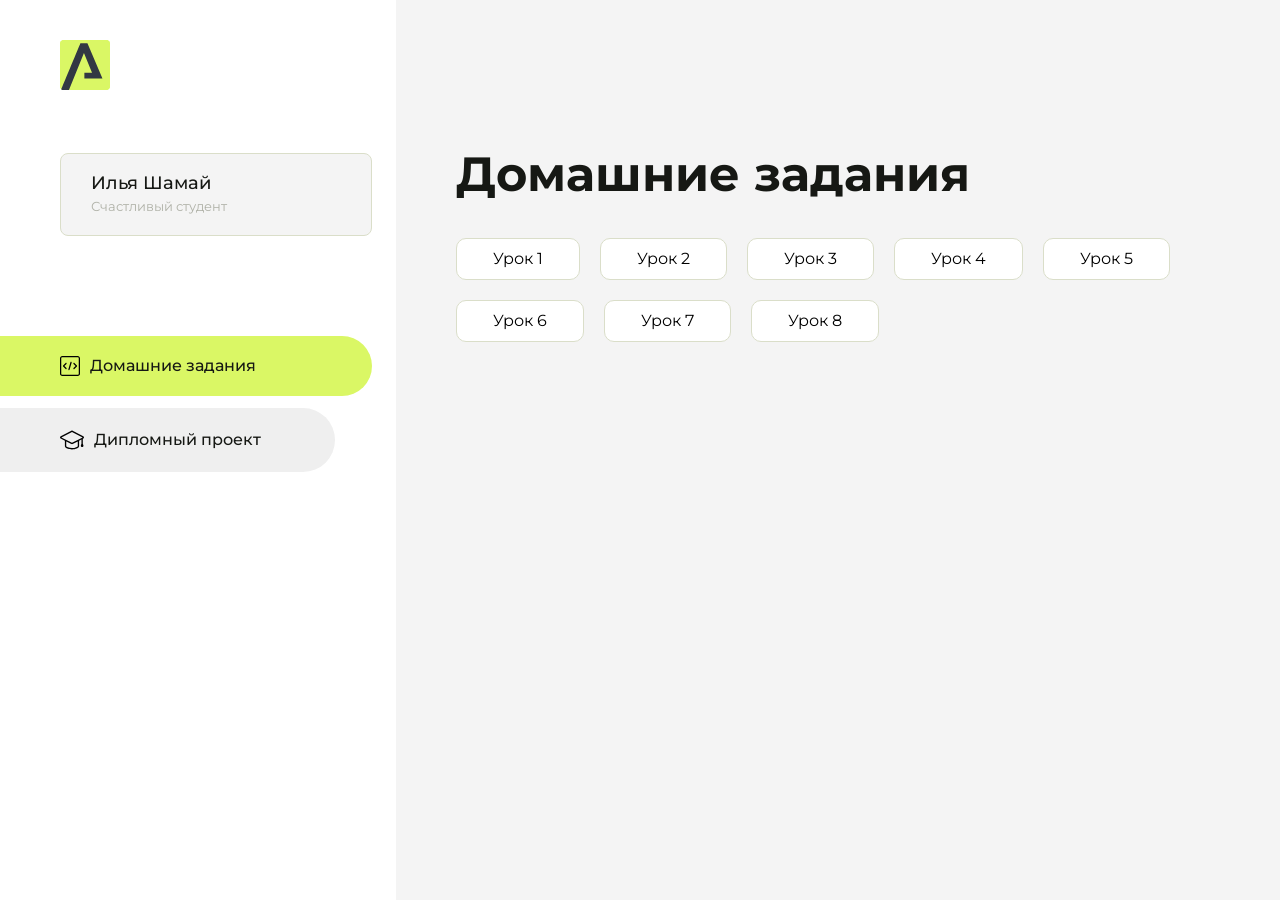
<file: index.html>
<!DOCTYPE html>
<html lang="en">
<head>
    <meta charset="UTF-8">
    <meta name="viewport" content="width=device-width, initial-scale=1.0">
    <title>Домашняя работа</title>
    <link rel="shortcut icon" href="src/logo.ico" type="image/x-icon">
    <link rel="preconnect" href="https://fonts.googleapis.com">
    <link rel="preconnect" href="https://fonts.gstatic.com" crossorigin>
    <link href="https://fonts.googleapis.com/css2?family=Montserrat:wght@400;500;700&family=Rubik:wght@500&display=swap"
          rel="stylesheet">
    <link rel="stylesheet" href="src/style.css">
</head>
<body id="body">
<div class="overlay" id="overlay"></div>
<div class="layout">
    <div class="burger" id="burger">
        <svg viewBox="0 0 24 24" fill="none" xmlns="http://www.w3.org/2000/svg">
            <g id="SVGRepo_bgCarrier" stroke-width="0"></g>
            <g id="SVGRepo_tracerCarrier" stroke-linecap="round" stroke-linejoin="round"></g>
            <g id="SVGRepo_iconCarrier">
                <path d="M4 18L20 18" stroke="#DAF765" stroke-width="2" stroke-linecap="round"></path>
                <path d="M4 12L20 12" stroke="#DAF765" stroke-width="2" stroke-linecap="round"></path>
                <path d="M4 6L20 6" stroke="#DAF765" stroke-width="2" stroke-linecap="round"></path>
            </g>
        </svg>
    </div>
    <aside class="sidebar" id="sidebar">
        <div class="sidebar__inner">
            <div class="logo">
                <svg width="50" height="50" viewBox="0 0 50 50" fill="none" xmlns="http://www.w3.org/2000/svg">
                    <g clip-path="url(#clip0_513_74730)">
                        <path d="M46.17 -0.257004H3.83C1.57281 -0.257004 -0.257 1.57281 -0.257 3.83V46.17C-0.257 48.4272 1.57281 50.257 3.83 50.257H46.17C48.4272 50.257 50.257 48.4272 50.257 46.17V3.83C50.257 1.57281 48.4272 -0.257004 46.17 -0.257004Z"
                              fill="#DAF765"/>
                        <path d="M24.375 38.4H42.461L27.441 3.1585H20.4355C20.4355 3.1585 6.7895 35.881 1.1945 49.294C2.015 50.0275 3.0945 50.257 3.6945 50.257H8.8445L23.954 13.07L32.0465 32.8285H24.375V38.4Z"
                              fill="#323843"/>
                    </g>
                    <defs>
                        <clipPath id="clip0_513_74730">
                            <rect width="50" height="50" fill="white"/>
                        </clipPath>
                    </defs>
                </svg>
            </div>
            <div class="sidebar__user">
                <div class="sidebar__name">Илья Шамай</div>
                <div class="sidebar__text">Счастливый студент</div>
            </div>
            <div class="sidebar__tabs">
                <div class="sidebar__item">
                    <button class="sidebar__button active" id="tasks">
                        <svg xmlns="http://www.w3.org/2000/svg" width="20" height="20" viewBox="0 0 20 20" fill="none">
                            <g clip-path="url(#clip0_704_74543)">
                                <path d="M17.7083 20H2.29167C1.0275 20 0 18.9725 0 17.7083V2.29167C0 1.0275 1.0275 0 2.29167 0H17.7083C18.9725 0 20 1.0275 20 2.29167V17.7083C20 18.9725 18.9725 20 17.7083 20ZM2.29167 1.25C1.7175 1.25 1.25 1.7175 1.25 2.29167V17.7083C1.25 18.2825 1.7175 18.75 2.29167 18.75H17.7083C18.2825 18.75 18.75 18.2825 18.75 17.7083V2.29167C18.75 1.7175 18.2825 1.25 17.7083 1.25H2.29167Z"
                                      fill="black"/>
                                <path d="M6.04167 13.125C5.88167 13.125 5.72167 13.0642 5.6 12.9417L3.1 10.4417C2.85583 10.1975 2.85583 9.80167 3.1 9.5575L5.6 7.0575C5.84417 6.81333 6.24 6.81333 6.48417 7.0575C6.72833 7.30167 6.72833 7.6975 6.48417 7.94167L4.42583 10L6.48417 12.0583C6.72833 12.3025 6.72833 12.6983 6.48417 12.9425C6.36167 13.0642 6.20167 13.125 6.04167 13.125Z"
                                      fill="black"/>
                                <path d="M8.95833 14.1667C8.9 14.1667 8.84 14.1583 8.78167 14.1417C8.45083 14.0442 8.26083 13.6967 8.35833 13.3658L10.4417 6.28251C10.5392 5.95084 10.8892 5.76417 11.2175 5.85917C11.5483 5.95667 11.7383 6.30417 11.6408 6.63501L9.5575 13.7183C9.47833 13.9908 9.22833 14.1667 8.95833 14.1667Z"
                                      fill="black"/>
                                <path d="M13.9583 13.125C13.7983 13.125 13.6383 13.0642 13.5167 12.9417C13.2725 12.6975 13.2725 12.3017 13.5167 12.0575L15.575 9.99916L13.5167 7.94083C13.2725 7.69666 13.2725 7.30083 13.5167 7.05666C13.7608 6.81249 14.1567 6.81249 14.4008 7.05666L16.9008 9.55666C17.145 9.80083 17.145 10.1967 16.9008 10.4408L14.4008 12.9408C14.2783 13.0642 14.1183 13.125 13.9583 13.125Z"
                                      fill="black"/>
                            </g>
                            <defs>
                                <clipPath id="clip0_704_74543">
                                    <rect width="20" height="20" fill="white"/>
                                </clipPath>
                            </defs>
                        </svg>
                        <span>Домашние задания</span></button>
                </div>
                <div class="sidebar__item">
                    <button class="sidebar__button" id="diplom">
                        <svg xmlns="http://www.w3.org/2000/svg" width="24" height="24" viewBox="0 0 24 24" fill="none">
                            <g clip-path="url(#clip0_704_74553)">
                                <path d="M23.2628 10.5971C23.7176 10.365 24 9.90375 24 9.39337C24 8.883 23.7176 8.42175 23.2628 8.18962L12.6135 2.75362C12.2291 2.55824 11.7705 2.55787 11.3854 2.75399L0.736875 8.19C0.282375 8.42175 0 8.883 0 9.39337C0 9.90375 0.282375 10.365 0.736875 10.5971L4.89038 12.7177V18.2074C4.89038 19.8154 8.412 21.393 12 21.393C15.5884 21.393 19.1096 19.815 19.1096 18.2074V12.7174L21.4609 11.517V15.8017L20.901 17.2305C20.7409 17.6389 20.7934 18.0994 21.0405 18.4616C21.2876 18.8246 21.6979 19.041 22.1366 19.041C22.5754 19.041 22.9852 18.8246 23.2324 18.462C23.4795 18.099 23.532 17.6385 23.3719 17.2301L22.8124 15.8021V10.827L23.2628 10.5971ZM17.7623 18.1721C17.6198 18.6375 15.3491 20.0419 12 20.0419C8.65088 20.0419 6.38025 18.6375 6.2415 18.2074V12.3037L6.23887 12.3019C6.23812 12.057 6.1065 11.8207 5.87325 11.7019L1.3515 9.39337L12 3.95737L22.6489 9.39337L12 14.8294L5.87325 11.7019C5.54063 11.5331 4.6695 11.6674 4.5 12C4.33012 12.3322 4.55813 12.5479 4.89038 12.7177L11.3857 16.0331C11.5781 16.1314 11.7889 16.1805 12 16.1805C12.2107 16.1805 12.4222 16.1314 12.6146 16.0331L17.7593 13.407L17.7623 18.1721Z"
                                      fill="black"/>
                            </g>
                            <defs>
                                <clipPath id="clip0_704_74553">
                                    <rect width="24" height="24" fill="white"/>
                                </clipPath>
                            </defs>
                        </svg>
                        <span>Дипломный проект</span></button>
                </div>
            </div>
        </div>

    </aside>
    <div class="content">
        <div class="container">
            <div class="content__block" id="tasksBlock">
                <div class="content__title">Домашние задания</div>
                <ul class="content__list">
                    <li class="content__list-item">
                        <a href="Arocen/index.html">Урок 1</a>
                    </li>
                     <li class="content__list-item">
                        <a href="Domashka2/index.html">Урок 2</a>
                    </li>
                    <li class="content__list-item">
                        <a href="Domashka3/index.html">Урок 3</a>
                        <li class="content__list-item">
                        <a href="Domashka4/index.html">Урок 4</a>
                        </li>
                    <li class="content__list-item">
                        <a href="fit-studio/article.html">Урок 5</a>
                    </li>
                    <li class="content__list-item">
                        <a href="Domashka6/index.html">Урок 6</a>
                    </li>
                    <li class="content__list-item">
                        <a href="fit-studio1/article.html">Урок 7</a>
                    </li>
                    <li class="content__list-item">
                        <a href="#">Урок 8</a>
                    </li>
                </ul>
            </div>
            <div class="content__block hidden" id="diplomBlock">
                <div class="content__title">Дипломный проект</div>
                <div class="content__list-diplom">
                    <a href="ПАПКА-С-НОМЕРОМ-УРОКА">Ссылка на ДЗ</a>
                </div>
                <div class="content__decor">
                    <div class="content__decor-text">Давай проверим, чему ты научился!</div>
                    <div class="content__decor-img">
                        <img src="src/decor.png" alt="decor">
                    </div>
                </div>
            </div>
        </div>
    </div>
</div>
<script src="src/index.js"></script>
</body>
</html>
</file>
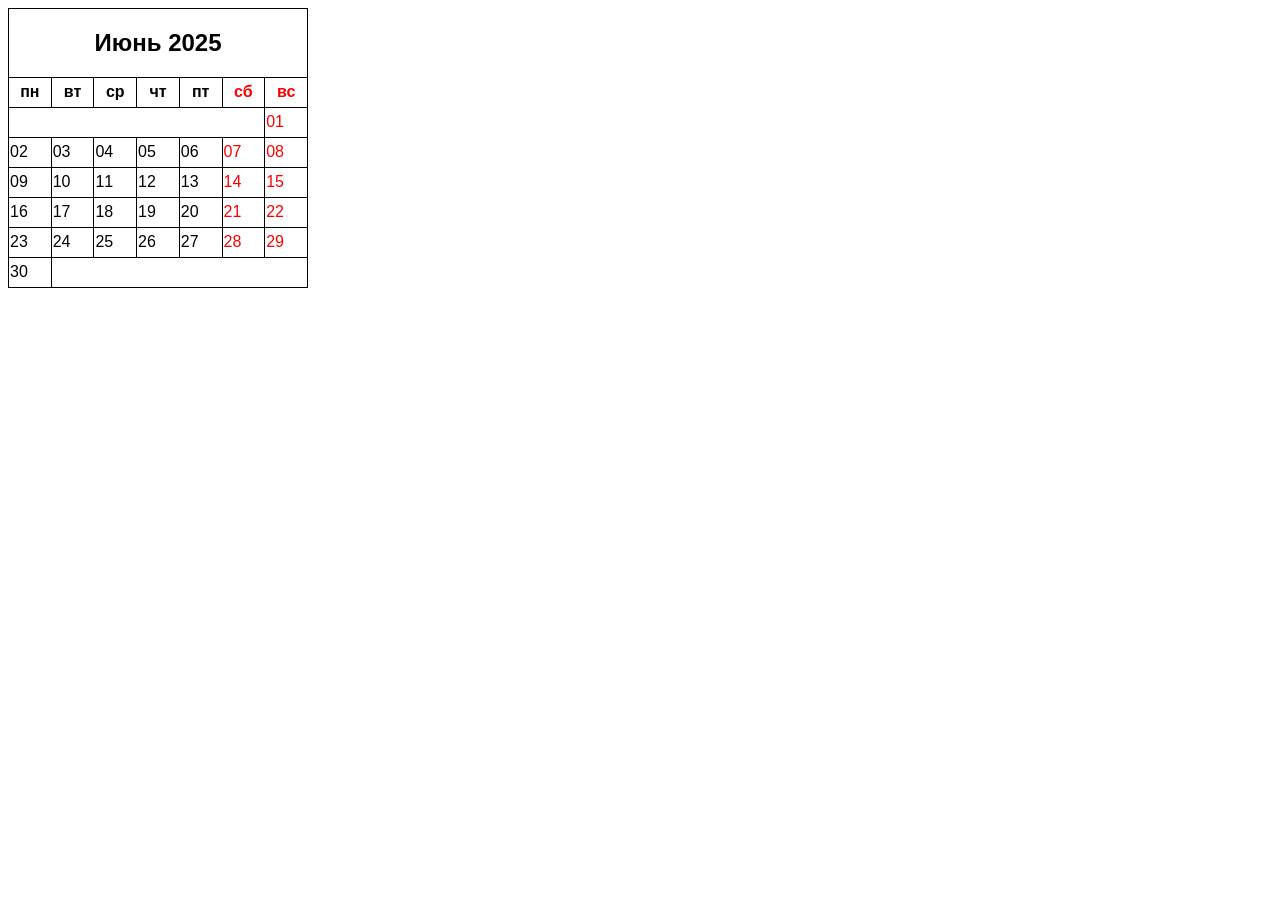
<file: Domashka3/index.html>
<!doctype html>
<html lang="ru">
	<head>
		<meta charset="UTF-8" />
		<meta name="viewport" content="width=device-width, initial-scale=1.0" />
		<title>Календарь</title>
		<link rel="stylesheet" href="./css/style.css" />
	</head>
	<body>
		<table>
			<caption>
				<h2>Июнь 2025</h2>
			</caption>
			<thead>
				<tr>
					<th>пн</th>
					<th>вт</th>
					<th>ср</th>
					<th>чт</th>
					<th>пт</th>
					<th class="weekend">сб</th>
					<th class="weekend">вс</th>
				</tr>
			</thead>
			<tbody>
				<tr>
					<td colspan="6"></td>

					<td class="weekend">01</td>
				</tr>
				<tr>
					<td>02</td>
					<td>03</td>
					<td>04</td>
					<td>05</td>
					<td>06</td>
					<td class="weekend">07</td>
					<td class="weekend">08</td>
				</tr>
				<tr>
					<td>09</td>
					<td>10</td>
					<td>11</td>
					<td>12</td>
					<td>13</td>
					<td class="weekend">14</td>
					<td class="weekend">15</td>
				</tr>
				<tr>
					<td>16</td>
					<td>17</td>
					<td>18</td>
					<td>19</td>
					<td>20</td>
					<td class="weekend">21</td>
					<td class="weekend">22</td>
				</tr>
				<tr>
					<td>23</td>
					<td>24</td>
					<td>25</td>
					<td>26</td>
					<td>27</td>
					<td class="weekend">28</td>
					<td class="weekend">29</td>
				</tr>
				<tr>
					<td>30</td>
					<td colspan="6"></td>
				</tr>
			</tbody>
		</table>
	</body>
</html>
</file>
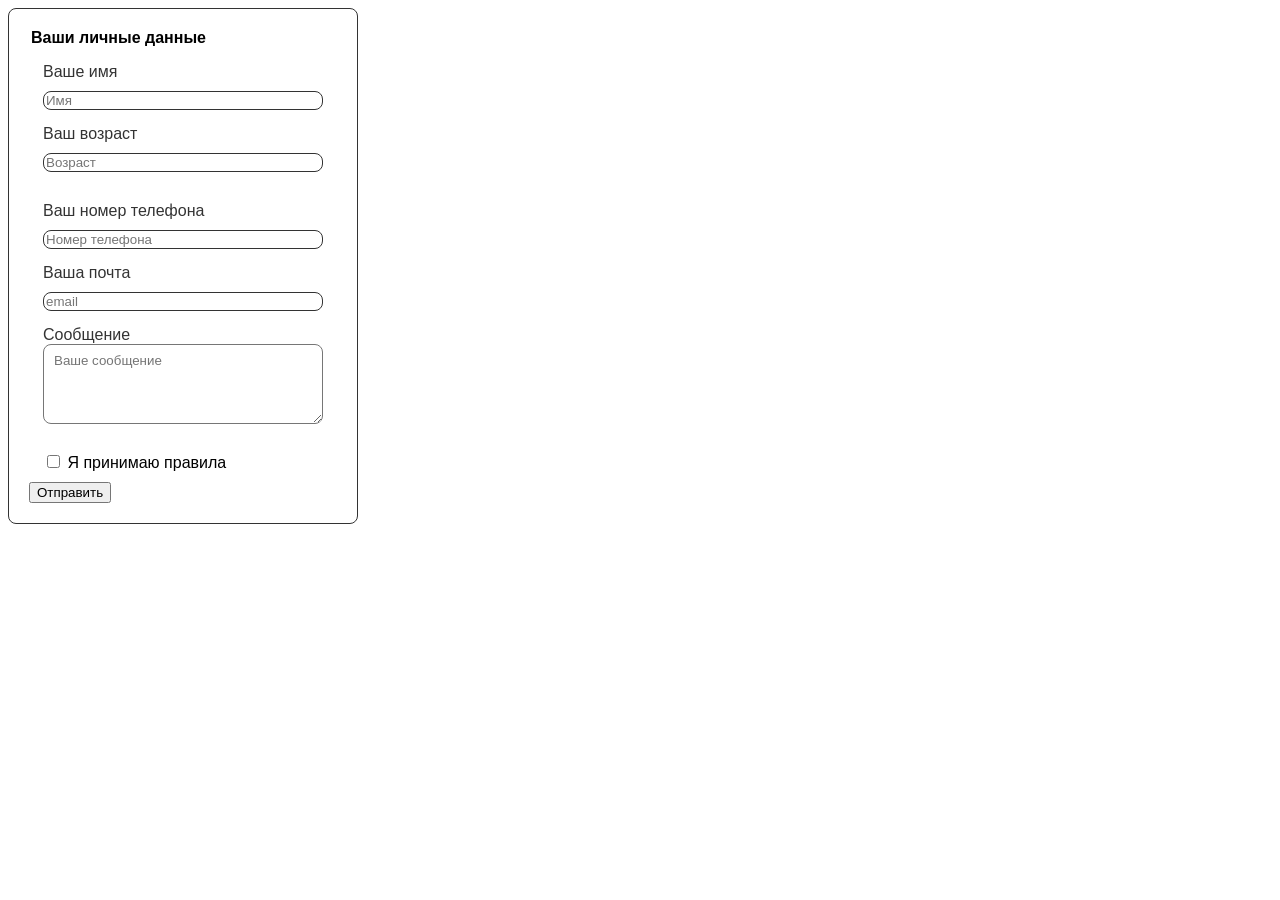
<file: Domashka4/index.html>
<!doctype html>
<html lang="ru">
	<head>
		<meta charset="UTF-8" />
		<meta name="viewport" content="width=device-width, initial-scale=1.0" />
		<title>форма</title>
		<link rel="stylesheet" href="./style/style.css" />
	</head>
	<body>
		<form>
			<legend>Ваши личные данные</legend>
			<fieldset>
				<label class="lab">
					Ваше имя
					<input type="text" name="name" placeholder="Имя" required />
				</label>
				<label class="lab">
					Ваш возраст
					<input type="number" name="age" placeholder="Возраст" required />
				</label>
			</fieldset>
			<fieldset>
				<labe class="lab" l>
					Ваш номер телефона
					<input type="tel" name="tel" placeholder="Номер телефона" required />
				</labe>
				<label class="lab">
					Ваша почта
					<input type="email" name="email" placeholder="email" required />
				</label>
				<label class="lab">
					Сообщение
					<textarea
						name="сообщение"
						placeholder="Ваше сообщение"
						required
					></textarea>
				</label>
			</fieldset>
			<fieldset>
				<label class="check">
					<input type="checkbox" name="Согласие" value="yes" required />
					Я принимаю правила
				</label>
			</fieldset>
			<button type="submit">Отправить</button>
		</form>
	</body>
</html>
</file>
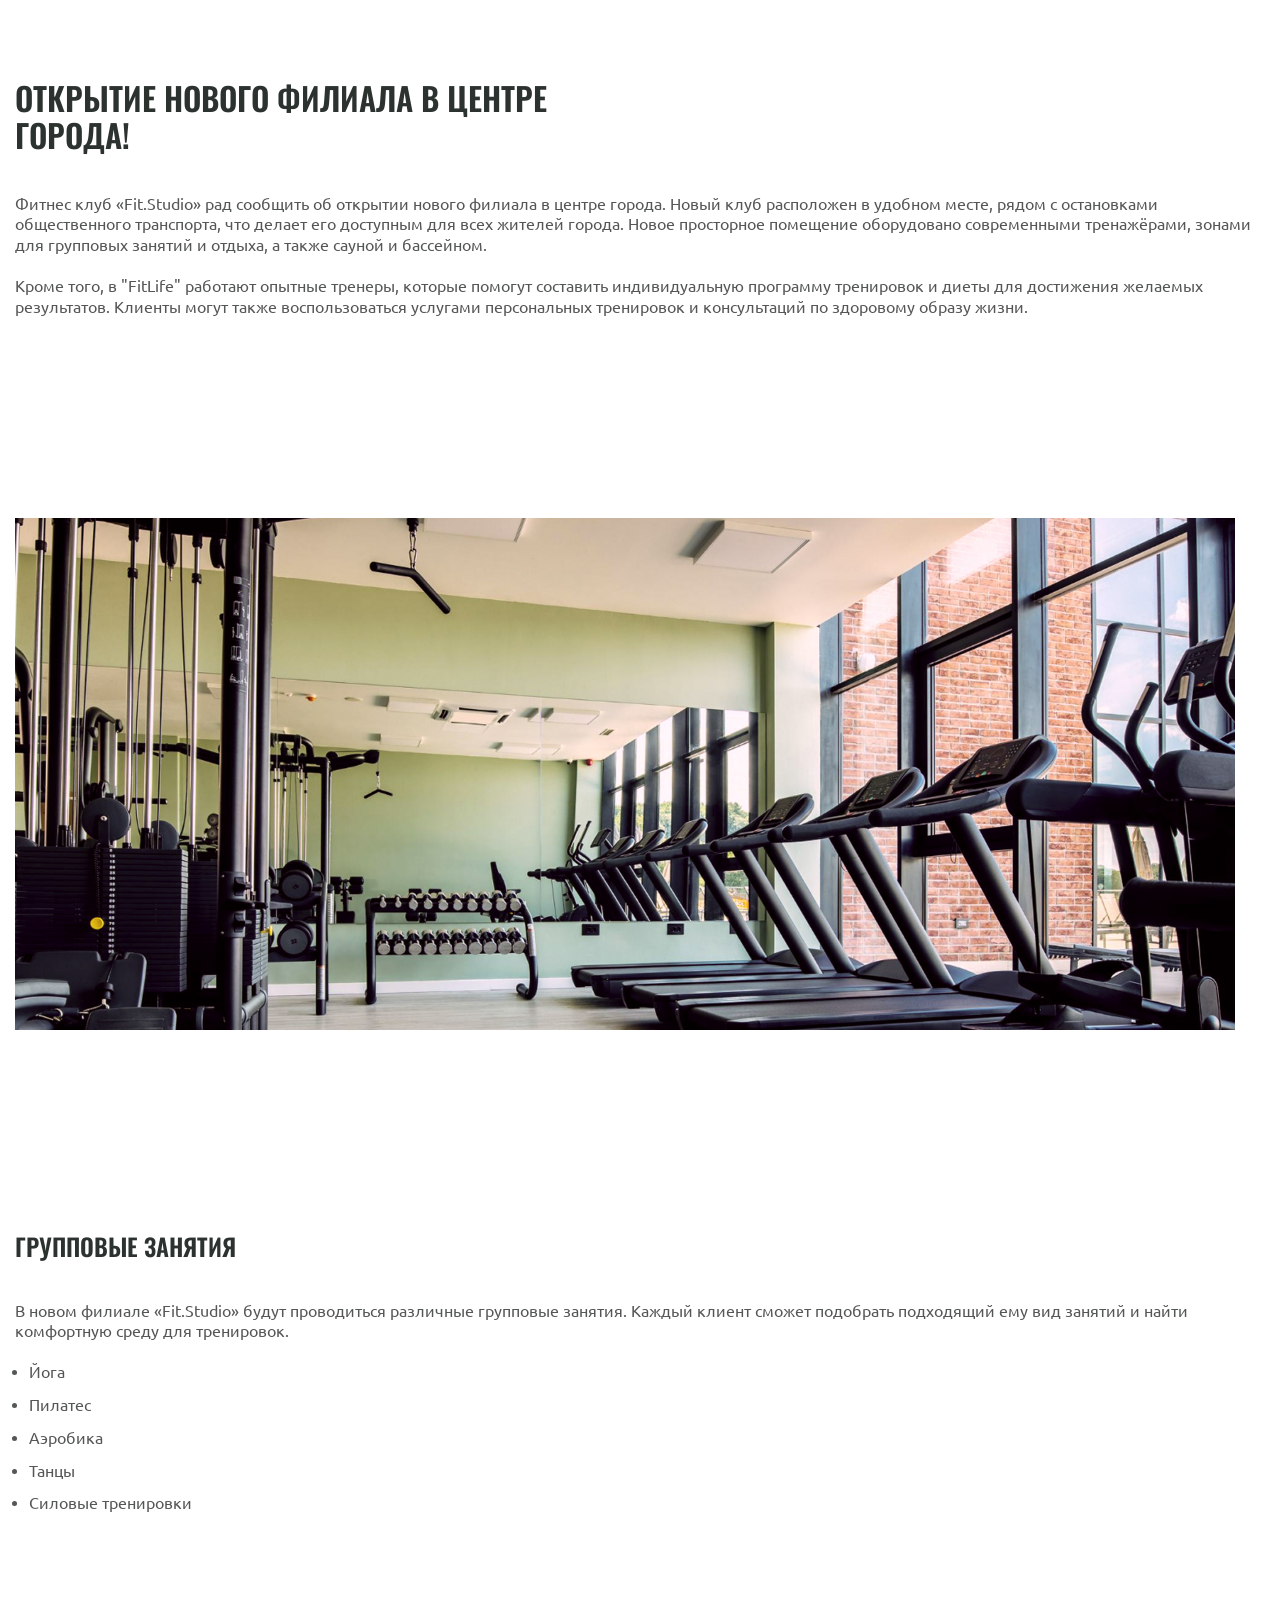
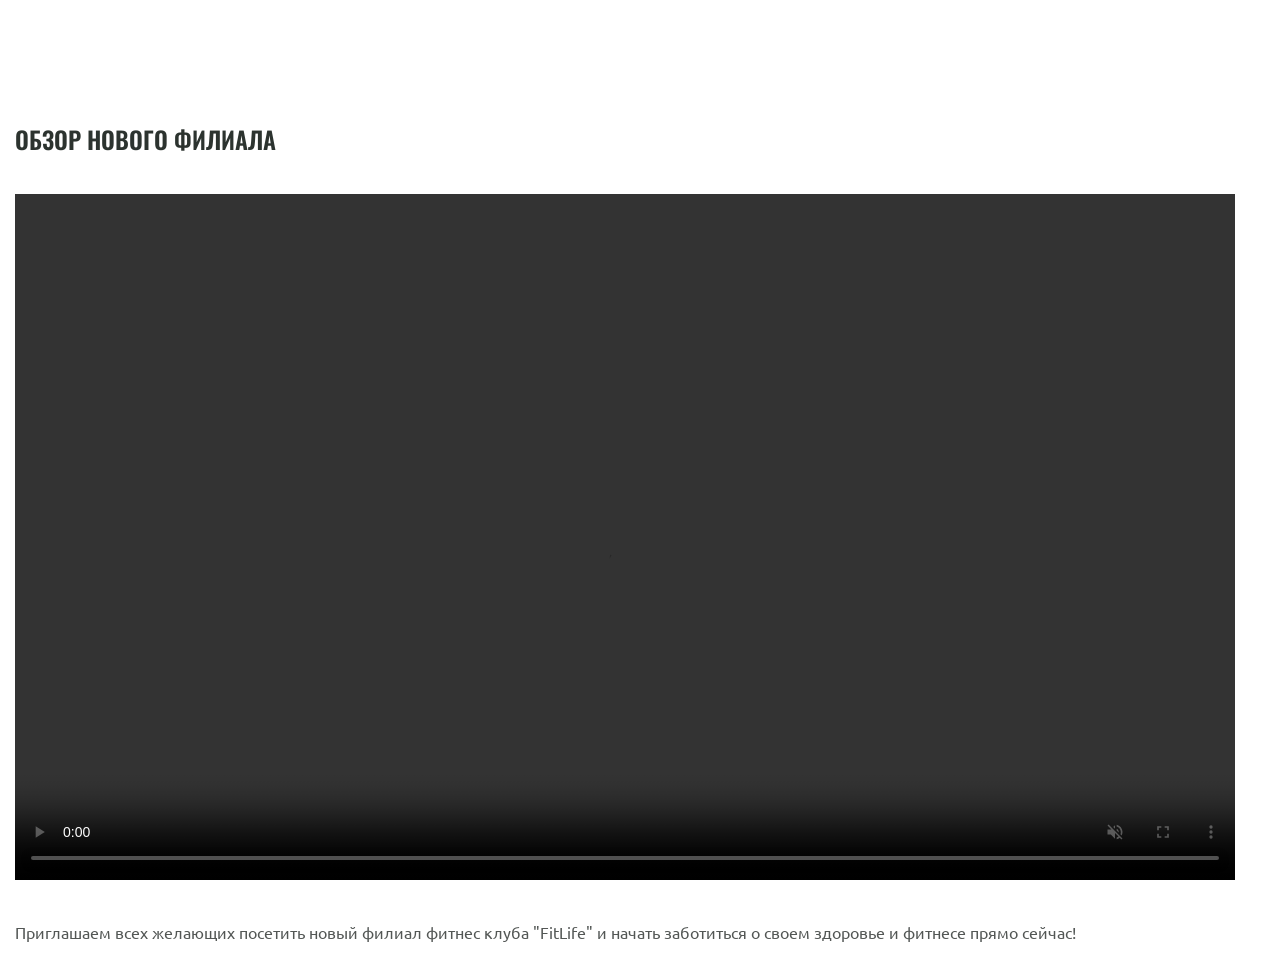
<file: fit-studio/article.html>
<!doctype html>
<html lang="ru">
	<head>
		<meta charset="UTF-8" />
		<meta name="viewport" content="width=device-width, initial-scale=1.0" />
		<title>Fit Studio-Открытие нового филиала!</title>
		<link rel="stylesheet" href="./CSS/normalize.css" />
		<link rel="stylesheet" href="./CSS/font.css" />
		<link rel="stylesheet" href="./CSS/article.css" />
	</head>
	<body>
		<article class="article">
			<div class="container">
				<h1 class="article-title article-title-large">
					ОТКРЫТИЕ НОВОГО ФИЛИАЛА В ЦЕНТРЕ ГОРОДА!
				</h1>
				<p class="article-text">
					Фитнес клуб «Fit.Studio» рад сообщить об открытии нового филиала
					в центре города. Новый клуб расположен в удобном месте, рядом
					с остановками общественного транспорта, что делает его доступным
					для всех жителей города. Новое просторное помещение оборудовано
					современными тренажёрами, зонами для групповых занятий и отдыха,
					а также сауной и бассейном.
				</p>
				<p class="article-text article-mb">
					Кроме того, в "FitLife" работают опытные тренеры, которые помогут
					составить индивидуальную программу тренировок и диеты для достижения
					желаемых результатов. Клиенты могут также воспользоваться услугами
					персональных тренировок и консультаций по здоровому образу жизни.
				</p>
				<img
					src="./img/gym-img.jpg"
					width="1220"
					height="512"
					alt="обзорное фото тренажёрного зала"
					class="article-img article-mb"
				/>
				<h2 class="article-title article-title-medium">Групповые занятия</h2>
				<p class="article-text">
					В новом филиале «Fit.Studio» будут проводиться различные групповые
					занятия. Каждый клиент сможет подобрать подходящий ему вид занятий
					и найти комфортную среду для тренировок.
				</p>
				<ul class="article-list article-text article-mb">
					<li class="article-item">Йога</li>
					<li class="article-item">Пилатес</li>
					<li class="article-item">Аэробика</li>
					<li class="article-item">Танцы</li>
					<li class="article-item">Силовые тренировки</li>
				</ul>
				<h2 class="article-title article-title-medium">Обзор нового филиала</h2>
				<video
					src="./video/gym-video.mp4"
					width="1220"
					height="686"
					controls
					autoplay
					loop
					muted
					class="article-video"
				></video>
				<p class="article-text">
					Приглашаем всех желающих посетить новый филиал фитнес клуба "FitLife"
					и начать заботиться о своем здоровье и фитнесе прямо сейчас!
				</p>
			</div>
		</article>
	</body>
</html>
</file>
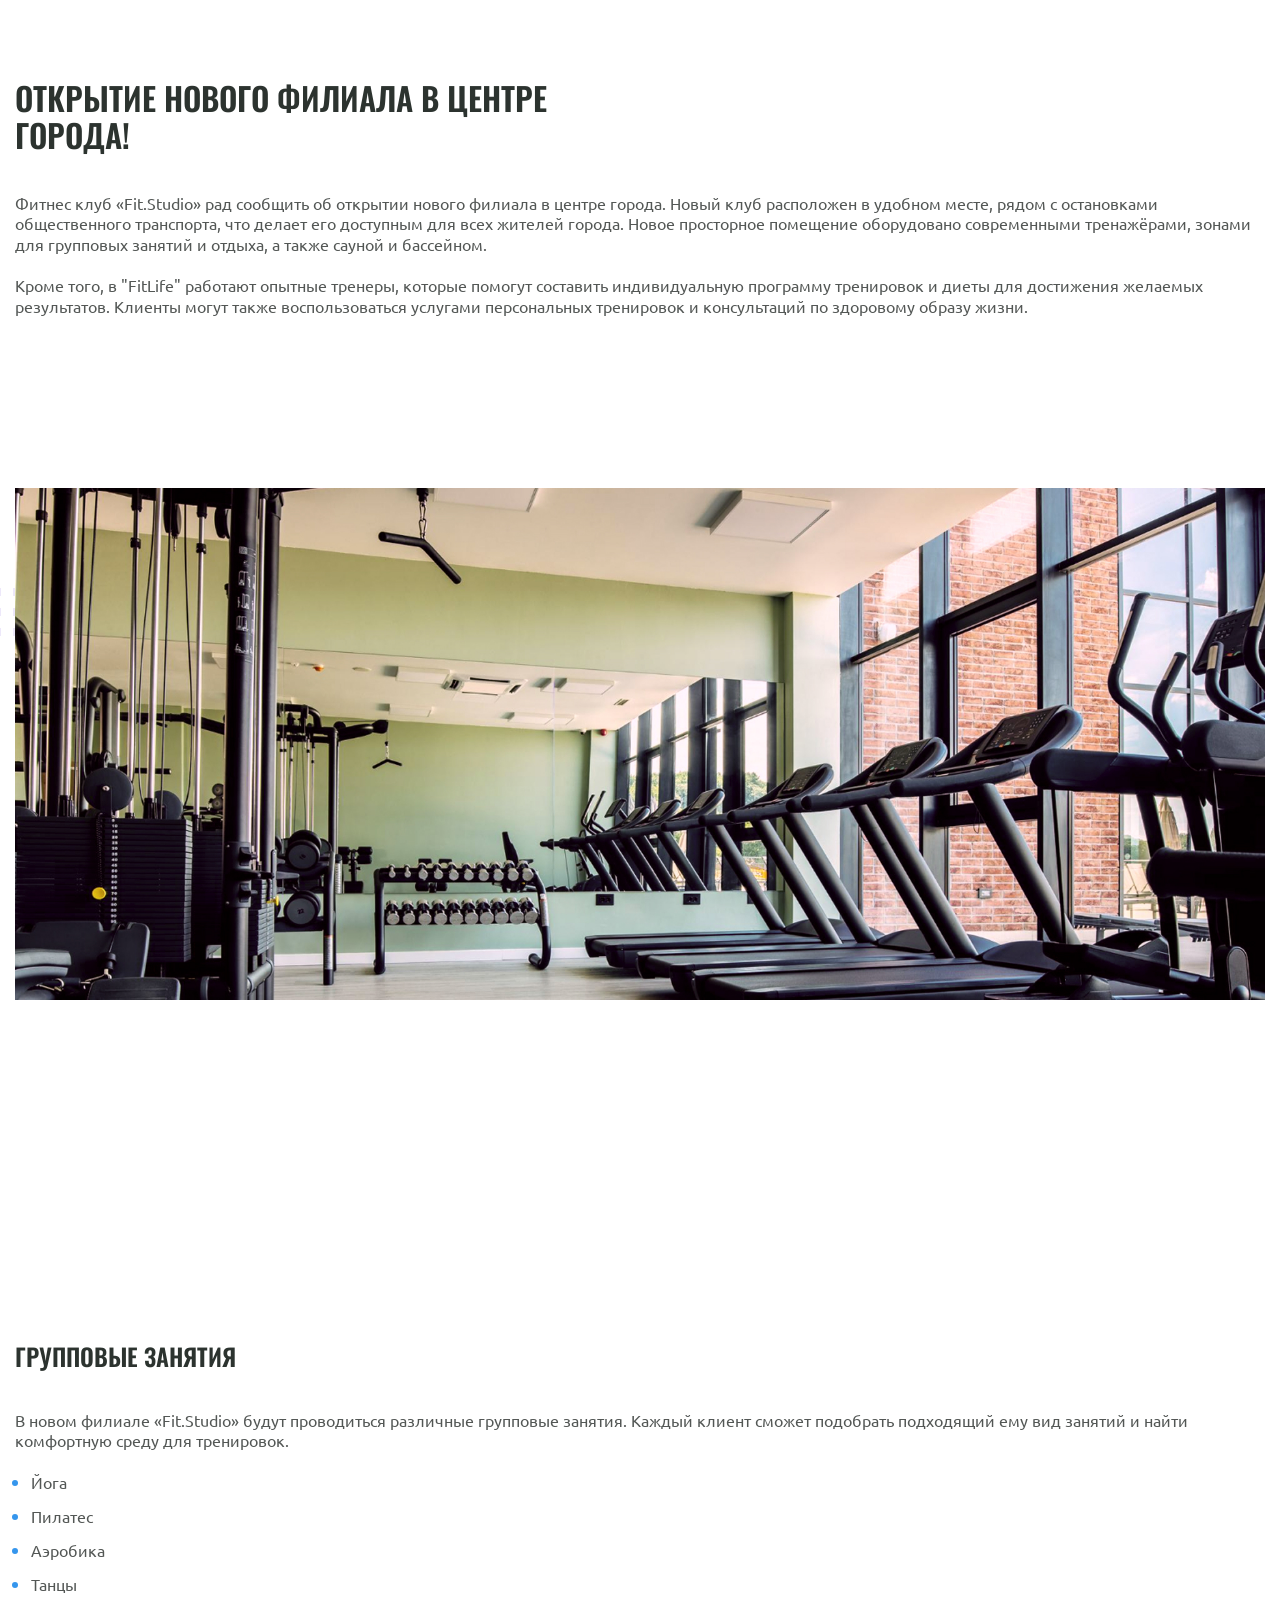
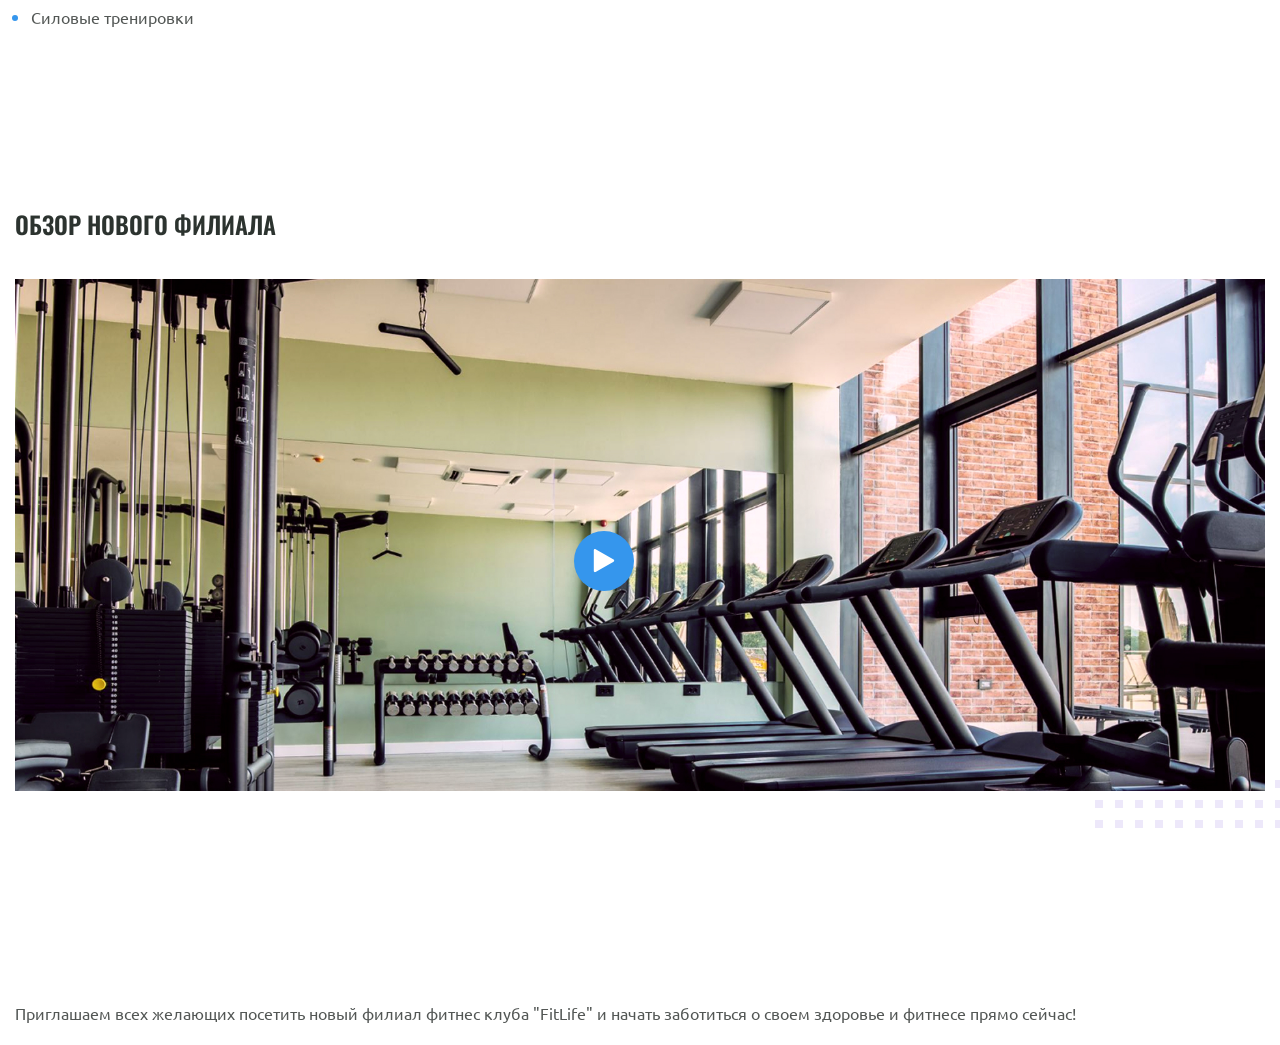
<file: fit-studio1/article.html>
<!doctype html>
<html lang="ru">
	<head>
		<meta charset="UTF-8" />
		<meta name="viewport" content="width=device-width, initial-scale=1.0" />
		<title>Fit Studio-Открытие нового филиала!</title>
		<link rel="stylesheet" href="./CSS/normalize.css" />
		<link rel="stylesheet" href="./CSS/font.css" />
		<link rel="stylesheet" href="./CSS/article.css" />
	</head>
	<body>
		<article class="article">
			<div class="container">
				<h1 class="article-title article-title-large">
					ОТКРЫТИЕ НОВОГО ФИЛИАЛА В ЦЕНТРЕ ГОРОДА!
				</h1>
				<p class="article-text">
					Фитнес клуб «Fit.Studio» рад сообщить об открытии нового филиала
					в центре города. Новый клуб расположен в удобном месте, рядом
					с остановками общественного транспорта, что делает его доступным
					для всех жителей города. Новое просторное помещение оборудовано
					современными тренажёрами, зонами для групповых занятий и отдыха,
					а также сауной и бассейном.
				</p>
				<p class="article-text article-mb-1">
					Кроме того, в "FitLife" работают опытные тренеры, которые помогут
					составить индивидуальную программу тренировок и диеты для достижения
					желаемых результатов. Клиенты могут также воспользоваться услугами
					персональных тренировок и консультаций по здоровому образу жизни.
				</p>
				<div class="article-decor-wrapper article-decor-wrapper-1 article-mb-1">
					<img
						src="./img/gym-img.jpg"
						width="1220"
						height="512"
						alt="обзорное фото тренажёрного зала"
						class="article-img article-mb-1"
					/>
				</div>

				<h2 class="article-title article-title-medium">Групповые занятия</h2>
				<p class="article-text">
					В новом филиале «Fit.Studio» будут проводиться различные групповые
					занятия. Каждый клиент сможет подобрать подходящий ему вид занятий
					и найти комфортную среду для тренировок.
				</p>
				<ul class="article-list article-text article-mb-1">
					<li class="article-item">Йога</li>
					<li class="article-item">Пилатес</li>
					<li class="article-item">Аэробика</li>
					<li class="article-item">Танцы</li>
					<li class="article-item">Силовые тренировки</li>
				</ul>
				<h2 class="article-title article-title-medium">Обзор нового филиала</h2>
				<div class="article-decor-wrapper article-decor-wrapper-2 article-mb-2">
					<button class="article-play-button">
						<img src="./img/play.svg" alt="запуск" width="24" height="24" />
					</button>

					<img
						src="./img/gym-img.jpg"
						width="1220"
						height="512"
						alt="обзорное фото тренажёрного зала"
						class="article-img article-mb-1"
					/>
				</div>
				<p class="article-text">
					Приглашаем всех желающих посетить новый филиал фитнес клуба "FitLife"
					и начать заботиться о своем здоровье и фитнесе прямо сейчас!
				</p>
			</div>
		</article>
	</body>
</html>
</file>
<file: src/style.css>
*{padding: 0;margin: 0;border: 0;}
*,*:before,*:after{-webkit-box-sizing: border-box;box-sizing: border-box;}
:focus,:active{outline: none;}
a:focus,a:active{outline: none;}
nav,footer,header,aside{display: block;}
html,body{
    height:100%;width:100%;
    font-size:100%;line-height:1;-ms-text-size-adjust:100%;-moz-text-size-adjust:100%;-webkit-text-size-adjust:100%;}
input,button,textarea{font-family:inherit;}
input::-ms-clear{display: none;}
button{cursor: pointer;}
button::-moz-focus-inner{padding:0;border:0;}
a,a:visited{text-decoration: none;}
a:hover{text-decoration: none;}
ul li{list-style: none;}
img{vertical-align: top;}
h1,h2,h3,h4,h5,h6{font-size:inherit;font-weight: inherit;}
a{color:inherit;}



body {
    font-family: "Montserrat",SansSerif;
    color: black;
}

body.overflow {
    overflow: hidden;
}



.layout {
    display: -webkit-box;
    display: -ms-flexbox;
    display: flex;
    min-height: 100vh;
}

.sidebar {
    padding: 40px 24px 40px 0;
    -ms-flex-negative: 0;
    flex-shrink: 0;
    background-color: white;
}



.content {
    -webkit-box-flex: 1;
    -ms-flex-positive: 1;
    flex-grow: 1;
    background-color: #F4F4F4;
}

.container {
    display: -webkit-box;
    display: -ms-flexbox;
    display: flex;
    -webkit-box-orient: vertical;
    -webkit-box-direction: normal;
    -ms-flex-direction: column;
    flex-direction: column;
    -webkit-box-pack: center;
    -ms-flex-pack: center;
    justify-content: center;
    -webkit-box-align: center;
    -ms-flex-align: center;
    align-items: center;
    padding: 150px 60px 80px 60px;
}


.logo {
    margin-left: 60px;
    margin-bottom: 60px;
}

.sidebar__user {
    background-color: #F4F4F4;
    padding: 20px 30px;
    margin-left: 60px;
    margin-bottom: 100px;
    border-radius: 8px;
    border: 1px solid #DADEC9;
}

.sidebar__name {
    color:#161814;
    font-size: 18px;
    font-weight: 500;
    margin-bottom: 6px;
}

.sidebar__text {
    color: #AFB1A7;
    font-size: 13px;
    font-weight: 400;
    line-height: 130%; /* 16.9px */
}

.sidebar__item {
    width: 372px;
}

.sidebar__button {
    display: -webkit-box;
    display: -ms-flexbox;
    display: flex;
    -webkit-box-align: center;
    -ms-flex-align: center;
    align-items: center;
    gap: 10px;
    padding: 20px 60px;
    margin-bottom: 12px;
    border-radius: 0px 100px 100px 0px;
    -webkit-transition: all .5s;
    -o-transition: all .5s;
    transition: all .5s;
    cursor: pointer;
    width: 90%;
    color:#161814;
    font-size: 16px;
    font-weight: 500;
}

.sidebar__button.active , .sidebar__button:hover {
    width: 100%;
    background-color: #DAF765;
}


.content__title {
    color: #161814;
    font-size: 48px;
    font-weight: 700;
    margin-bottom: 40px;
}

.content__list {
    display: -webkit-box;
    display: -ms-flexbox;
    display: flex;
    -webkit-box-align: center;
    -ms-flex-align: center;
    align-items: center;
    -ms-flex-wrap: wrap;
    flex-wrap: wrap;
    gap: 20px;
}



.content__list-item  {
    cursor: pointer;
    padding: 12px 18px;
    background-color: #fff;
    border-radius: 10px;
    border: 1px solid #DADEC9;
    -webkit-transition: all .3s;
    -o-transition: all .3s;
    transition: all .3s;
}

.content__list-item:hover,.content__list-diplom:hover {
    background-color: #AFB1A7;
}

li a {
    padding: 12px 18px;

}


.content__list-diplom {
    -webkit-transition: all .3s;
    -o-transition: all .3s;
    transition: all .3s;
    display: inline-block;
    padding: 12px 18px;
    background-color: #fff;
    border-radius: 10px;
    border: 1px solid #DADEC9;
}

.content__decor {
    display: -webkit-box;
    display: -ms-flexbox;
    display: flex;
    -webkit-box-align: center;
    -ms-flex-align: center;
    align-items: center;
}

.content__decor-text {
    color:#BEDD44;
    font-size: 36px;
    font-weight: 700;
    line-height: 110%; /* 39.6px */
}

.content__block {
    max-width: 1200px;
}

.content__block.hidden {
    display: none;
}

.content__decor-img img{
    width: 100%;
}

.burger {
    display: none;
    padding: 5px;
    position: fixed;
    top: 3%;
    right: 7%;
    width: 40px;
    height: 40px;
    background-color: #161814;
    border-radius: 50%;
    z-index: 10;
    border: 1px solid #DAF765;
}

@media (max-width: 768px) {
    .burger {
        display: block;
    }

    .sidebar {
        -webkit-transition: all .3s;
        -o-transition: all .3s;
        transition: all .3s;
        -webkit-transform: translateX(-100%);
        -ms-transform: translateX(-100%);
        transform: translateX(-100%);
        position: fixed;
        top: 0;
        left: 0;
        bottom: 0;
        z-index: 5;
    }

    .sidebar.show {
        -webkit-transform: translateX(0%);
        -ms-transform: translateX(0%);
        transform: translateX(0%);
    }

    .overlay {
        opacity: 0;
        pointer-events: none;
        -webkit-transition: all .3s;
        -o-transition: all .3s;
        transition: all .3s;
        position: absolute;
        top: 0;
        right: 0;
        left: 0;
        bottom: 0;
        z-index: 3;
        background-color: #000000e0;
    }

    .overlay.show {
        opacity: 1;
        pointer-events: all;
    }

    .container {
        padding: 40px 20px;
        min-height: 100%;
    }

    .content__decor {
        margin-top: 20px;
        -webkit-box-orient: vertical;
        -webkit-box-direction: normal;
        -ms-flex-direction: column;
        flex-direction: column;
    }
}

@media (max-width: 400px) {
    .sidebar__user {
        margin-left: 0;
    }
}
</file>
<file: Domashka3/css/style.css>
* {
	box-sizing: border-box;
	font-family: sans-serif;
}
table {
	border-spacing: 0;
	border-collapse: collapse;
	width: 300px;
}

caption,
tr,
th,
td {
	border: 1px solid #000;
	border-collapse: collapse;
}
caption {
	border-bottom: none;
	padding-bottom: 0;
}
th,
td,
tr {
	width: 25px;
	height: 30px;
}
.weekend {
	color: red;
}
</file>
<file: Domashka4/style/style.css>
* {
	font-family: Arial, Helvetica, sans-serif;
	box-sizing: border-box;
}
form {
	border: 1px solid #333;
	border-radius: 8px;
	padding: 20px;
	max-width: 350px;
}
legend {
	font-weight: bolder;
}
fieldset {
	border: none;
	display: flex;
	flex-direction: column;
}
.lab {
	display: flex;
	flex-direction: column;
	margin-bottom: 5px;
	margin-top: 10px;
	font-size: 16px;
	color: #333;
	display: flex;
	flex-direction: column;
}
input {
	margin-top: 10px;
	border: 1px solid #333;
	border-radius: 8px;
}
textarea {
	width: 100%;
	padding: 8px 10px;
	border-radius: 8px;
	height: 80px;
	max-height: 160px;
	resize: vertical;
}
.check {
	cursor: pointer;
}
</file>
<file: fit-studio/CSS/font.css>
@font-face {
	font-family: "Ubuntu";
	src:
		local("Unbuntu"),
		url("../fonts/UbuntuLight.woff2") format("woff2");
	font-weight: 300;
	font-style: normal;
	font-display: swap;
}
@font-face {
	font-family: "Ubuntu";
	src:
		local("Unbuntu"),
		url("../fonts/UbuntuRegular.woff2") format("woff2");
	font-weight: 400;
	font-style: normal;
	font-display: swap;
}
@font-face {
	font-family: "Ubuntu";
	src:
		local("Unbuntu"),
		url("../fonts/UbuntuMedium.woff2") format("woff2");
	font-weight: 500;
	font-style: normal;
	font-display: swap;
}
@font-face {
	font-family: "Oswald";
	src:
		local("Oswald"),
		url("../fonts/OswaldMedium.woff2") format("woff2");
	font-weight: 500;
	font-style: normal;
	font-display: swap;
}
@font-face {
	font-family: "Oswald";
	src:
		local("Oswald"),
		url("../fonts/OswaldSemiBold.woff2") format("woff2");
	font-weight: 600;
	font-style: normal;
	font-display: swap;
}
</file>
<file: fit-studio/CSS/article.css>
html {
	font-family: Ubuntu, sans-serif;
	font-weight: 400;
}

body {
	box-sizing: border-box;
}

.container {
	max-width: 1250px;
	margin: 0 auto;
	padding: 0 15px;
}
h1,
h2,
h3,
h4,
h5,
h6,
p {
	margin: 0;
}
.article {
	padding-top: 80px;
}

.article-title {
	font-family: Oswald;
	max-width: 596px;
	font-weight: 600;
	line-height: 115%;
	text-transform: uppercase;
	color: #2c332f;
	margin-bottom: 40px;
}
.article-title-large {
	font-style: 48px;
}
.article-title-medium {
	font-style: 36px;
}

.article-text {
	margin-bottom: 20px;
	font-weight: 400;
	font-size: 16px;
	line-height: 130%;
	color: #535755;
}

.article-mb {
	margin-bottom: 80px;
	padding-bottom: 120px;
}
.article-img .article-video {
	width: 100%;
}

.article-list {
	margin-top: 0;
	padding-left: 14px;
}

.article-item {
	margin-bottom: 12px;
}

.article-video {
	margin-bottom: 40px;
}
</file>
<file: fit-studio1/CSS/font.css>
@font-face {
	font-family: "Ubuntu";
	src:
		local("Unbuntu"),
		url("../fonts/UbuntuLight.woff2") format("woff2");
	font-weight: 300;
	font-style: normal;
	font-display: swap;
}
@font-face {
	font-family: "Ubuntu";
	src:
		local("Unbuntu"),
		url("../fonts/UbuntuRegular.woff2") format("woff2");
	font-weight: 400;
	font-style: normal;
	font-display: swap;
}
@font-face {
	font-family: "Ubuntu";
	src:
		local("Unbuntu"),
		url("../fonts/UbuntuMedium.woff2") format("woff2");
	font-weight: 500;
	font-style: normal;
	font-display: swap;
}
@font-face {
	font-family: "Oswald";
	src:
		local("Oswald"),
		url("../fonts/OswaldMedium.woff2") format("woff2");
	font-weight: 500;
	font-style: normal;
	font-display: swap;
}
@font-face {
	font-family: "Oswald";
	src:
		local("Oswald"),
		url("../fonts/OswaldSemiBold.woff2") format("woff2");
	font-weight: 600;
	font-style: normal;
	font-display: swap;
}
</file>
<file: fit-studio1/CSS/article.css>
html {
	font-family: Ubuntu, sans-serif;
	font-weight: 400;
}

body {
	box-sizing: border-box;
}

.container {
	max-width: 1250px;
	margin: 0 auto;
	padding: 0 15px;
}
h1,
h2,
h3,
h4,
h5,
h6,
p {
	margin: 0;
}
.article {
	padding-top: 80px;
}

.article-title {
	font-family: Oswald;
	max-width: 596px;
	font-weight: 600;
	line-height: 115%;
	text-transform: uppercase;
	color: #2c332f;
	margin-bottom: 40px;
}
.article-title-large {
	font-style: 48px;
}
.article-title-medium {
	font-style: 36px;
}

.article-text {
	margin-bottom: 20px;
	font-weight: 400;
	font-size: 16px;
	line-height: 130%;
	color: #535755;
}

.article-mb-1 {
	margin-bottom: 50px;
	padding-bottom: 120px;
}
.article-mb-2 {
	margin-bottom: 40px;
}

.article-decor-wrapper {
	position: relative;
}
.article-decor-wrapper::before {
	content: "";
	background: url(../img/decor-icon.svg) no-repeat;
	position: absolute;
	z-index: -1;
	width: 528px;
	height: 48px;
}
.article-decor-wrapper-2::before {
	bottom: 136px;
	right: -350px;
}
.article-decor-wrapper-1::before {
	top: 100px;
	left: -350px;
}

.article-img {
	width: 100%;
}

.article-list {
	margin-top: 0;
	padding-left: 16px;
}

.article-item {
	margin-bottom: 12px;
}
.article-item::marker {
	color: #3596ed;
	font-size: 20px;
}
.article-play-button {
	position: absolute;
	top: 50%;
	left: 50%;
	display: flex;
	align-items: center;
	justify-content: center;
	width: 60px;
	height: 60px;
	padding: 0;
	border: none;
	background-color: #3596ed;
	border-radius: 50%;
	cursor: pointer;
	transform: translate(-110%, -150%);
}
</file>
